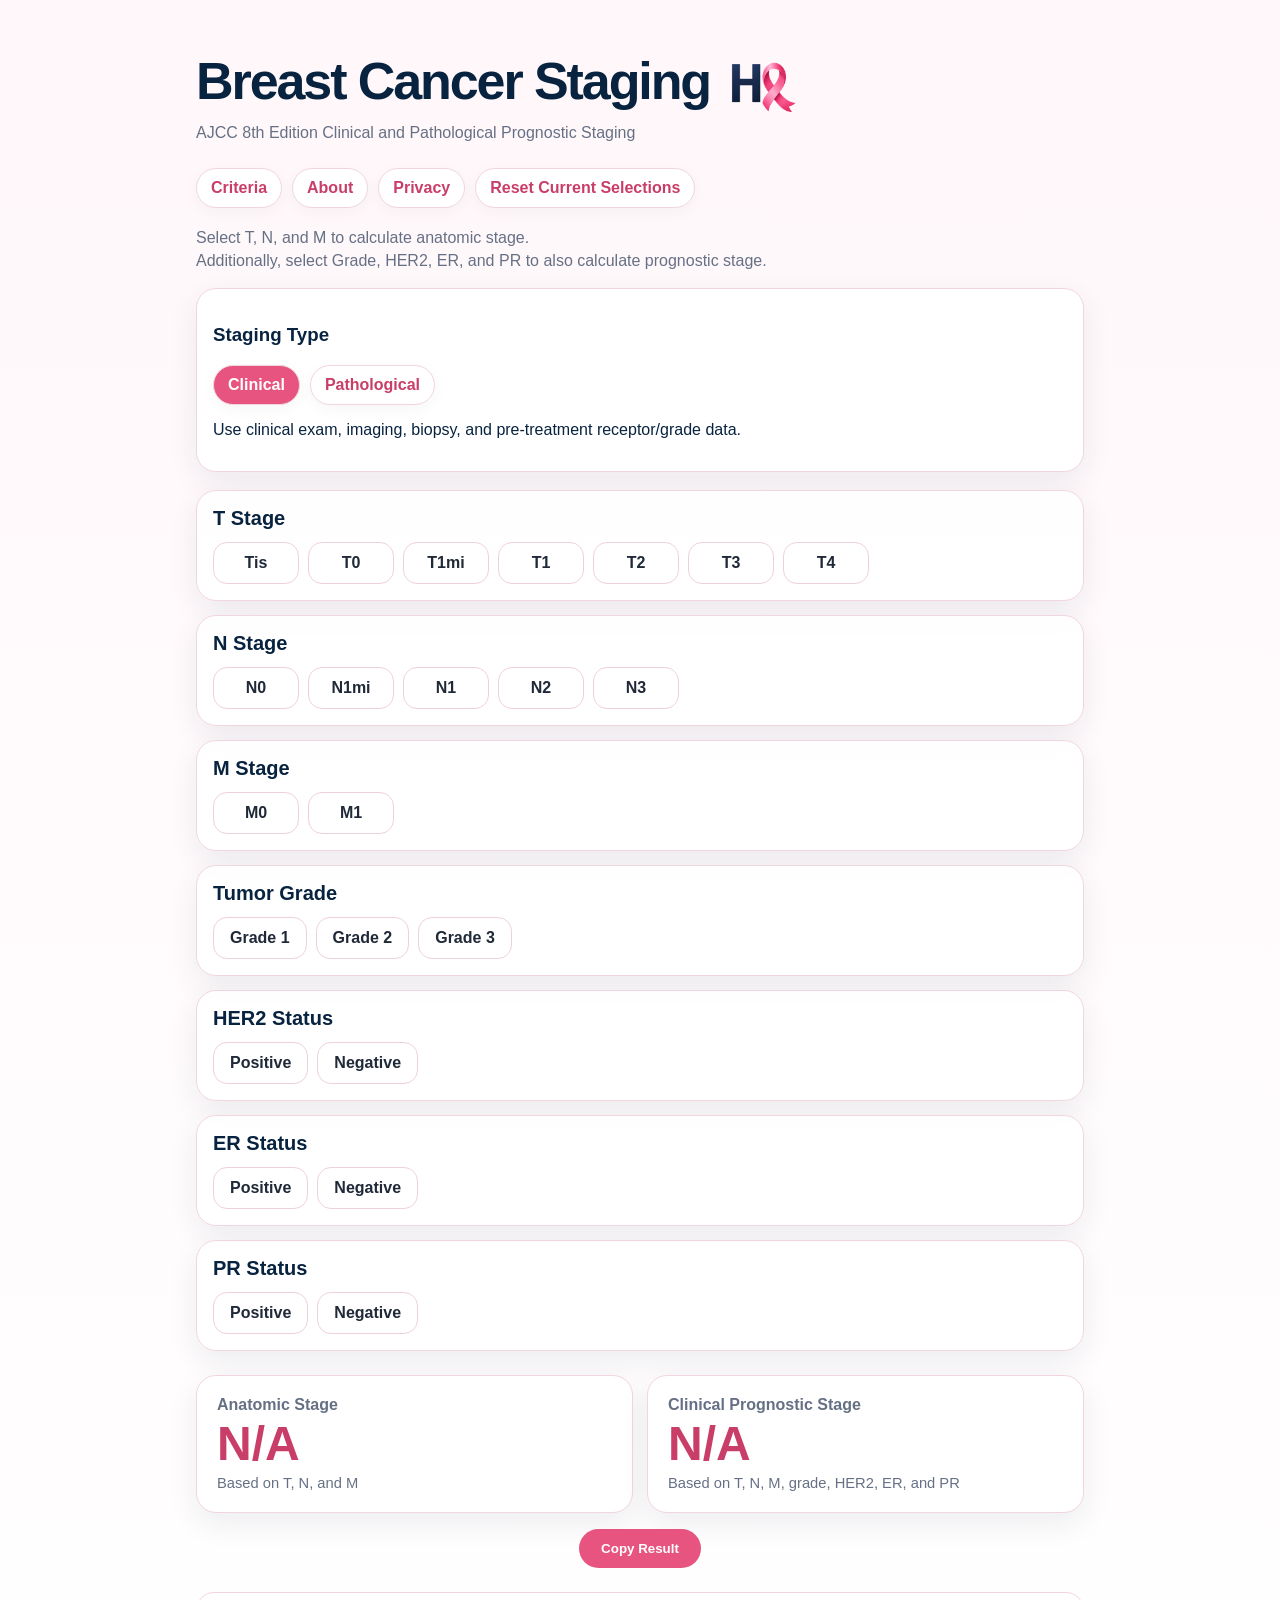
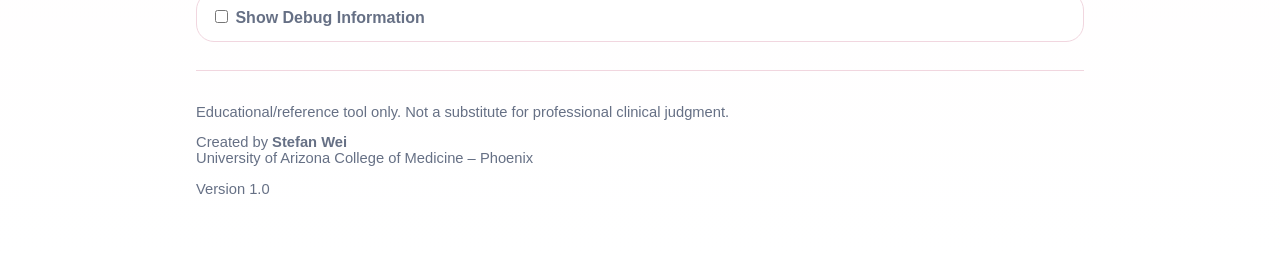
<file: index.html>
<!-- redeploy -->
<!doctype html>
<html lang="en">
<head>
  <meta charset="utf-8" />
  <meta name="viewport" content="width=device-width, initial-scale=1" />
  <title>Breast Cancer Staging HQ</title>
  <link rel="icon" type="image/png" href="hq.png">
  <link rel="stylesheet" href="styles.css" />
</head>
<body>
  <main class="app">
    <header class="hero">

  <div>
    <h1 class="title-row">
      Breast Cancer Staging

      <img
        src="hq.png"
        alt="HQ"
        class="inline-logo"
      >
    </h1>

    <p>
      AJCC 8th Edition Clinical and Pathological Prognostic Staging
    </p>
  </div>

</header>

    <nav class="top-actions">
      <a href="criteria.html">Criteria</a>
      <a href="about.html">About</a>
      <a href="privacy.html">Privacy</a>
      <button id="resetBtn" type="button">Reset Current Selections</button>
    </nav>

    <p id="helperText" class="helper">
      Select T, N, and M to calculate anatomic stage.<br>
      Additionally, select Grade, HER2, ER, and PR to also calculate prognostic stage.
    </p>

    <section class="stage-mode-card">
      <h3>Staging Type</h3>

      <div class="mode-toggle">
        <button id="clinicalMode" class="mode-btn selected">
          Clinical
        </button>

        <button id="pathologicMode" class="mode-btn">
          Pathological
        </button>
      </div>

      <p id="modeDescription">
        Use clinical exam, imaging, biopsy, and pre-treatment receptor/grade data.
      </p>
    </section>

    <section id="controls" class="controls"></section>

      <section class="results">
      <article class="result-card">
        <p>Anatomic Stage</p>
        <h2 id="anatomicResult">N/A</h2>
        <span>Based on T, N, and M</span>
      </article>

      <article class="result-card">
        <p id="prognosticTitle">
          Clinical Prognostic Stage
        </p>
        <h2 id="prognosticResult">N/A</h2>
        <span>Based on T, N, M, grade, HER2, ER, and PR</span>
      </article>
    </section>

    <div class="result-actions">
      <button id="copyBtn" class="copy-button">
        Copy Result
      </button>
    </div>

    <section class="debug">
      <label>
        <input id="debugToggle" type="checkbox" />
        Show Debug Information
      </label>
      <pre id="debugBox" hidden></pre>
    </section>

    <footer>
      <p>Educational/reference tool only. Not a substitute for professional clinical judgment.</p>
      <p>Created by <strong>Stefan Wei</strong><br>University of Arizona College of Medicine – Phoenix</p>
      <p>Version 1.0</p>
    </footer>
  </main>

  <script src="app.js"></script>
</body>
</html>
</file>
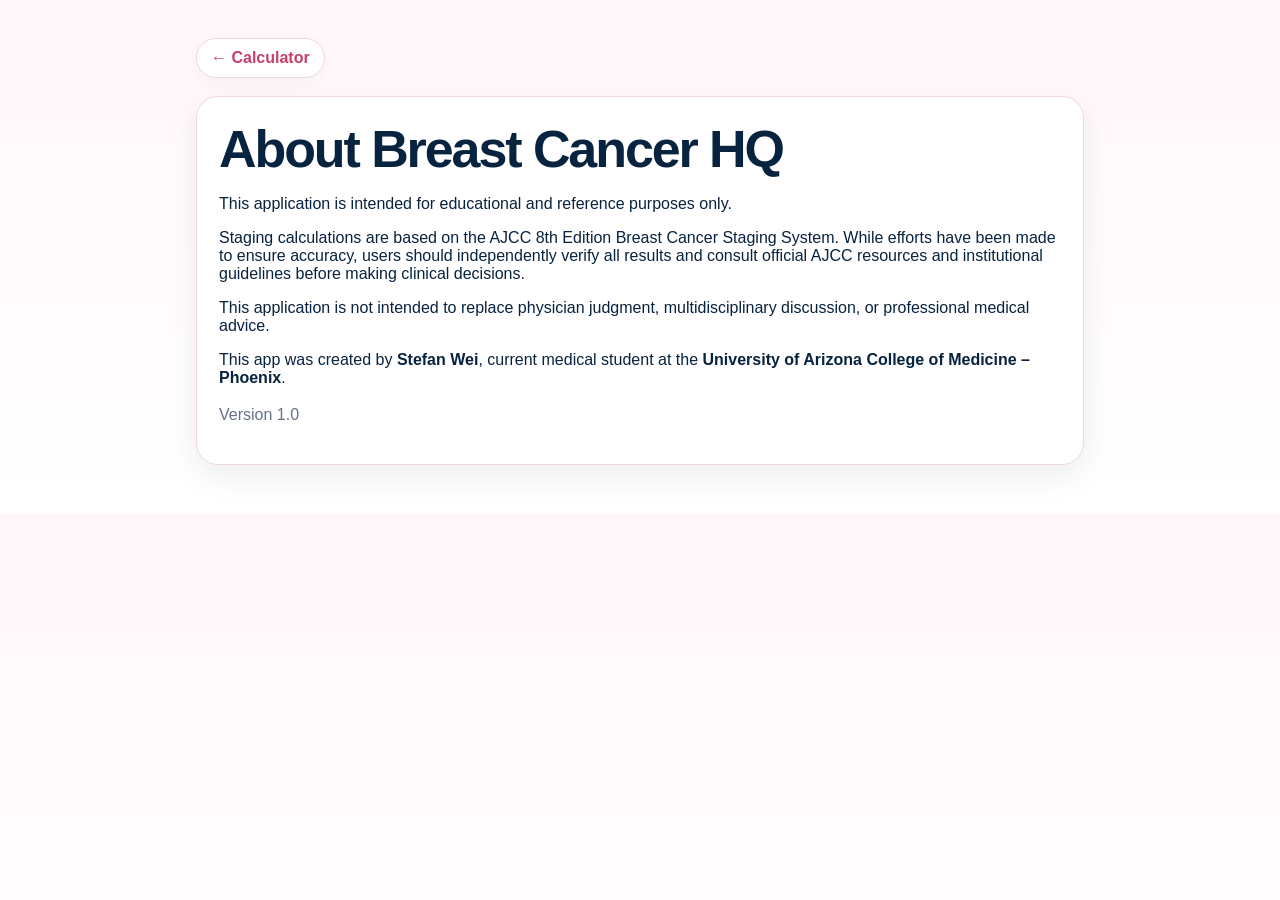
<file: about.html>
<!doctype html>
<html lang="en">
<head>
  <meta charset="utf-8" />
  <meta name="viewport" content="width=device-width, initial-scale=1" />
  <title>About - Breast Cancer HQ</title>
  <link rel="stylesheet" href="styles.css" />
</head>
<body>
  <main class="app">
    <nav class="top-actions"><a href="index.html">← Calculator</a></nav>
    <section class="content-page">
      <h1>About Breast Cancer HQ</h1>

      <p>This application is intended for educational and reference purposes only.</p>

      <p>Staging calculations are based on the AJCC 8th Edition Breast Cancer Staging System. While efforts have been made to ensure accuracy, users should independently verify all results and consult official AJCC resources and institutional guidelines before making clinical decisions.</p>

      <p>This application is not intended to replace physician judgment, multidisciplinary discussion, or professional medical advice.</p>

      <p>This app was created by <strong>Stefan Wei</strong>, current medical student at the <strong>University of Arizona College of Medicine – Phoenix</strong>.</p>

      <p class="helper">Version 1.0</p>
    </section>
  </main>
</body>
</html>
</file>
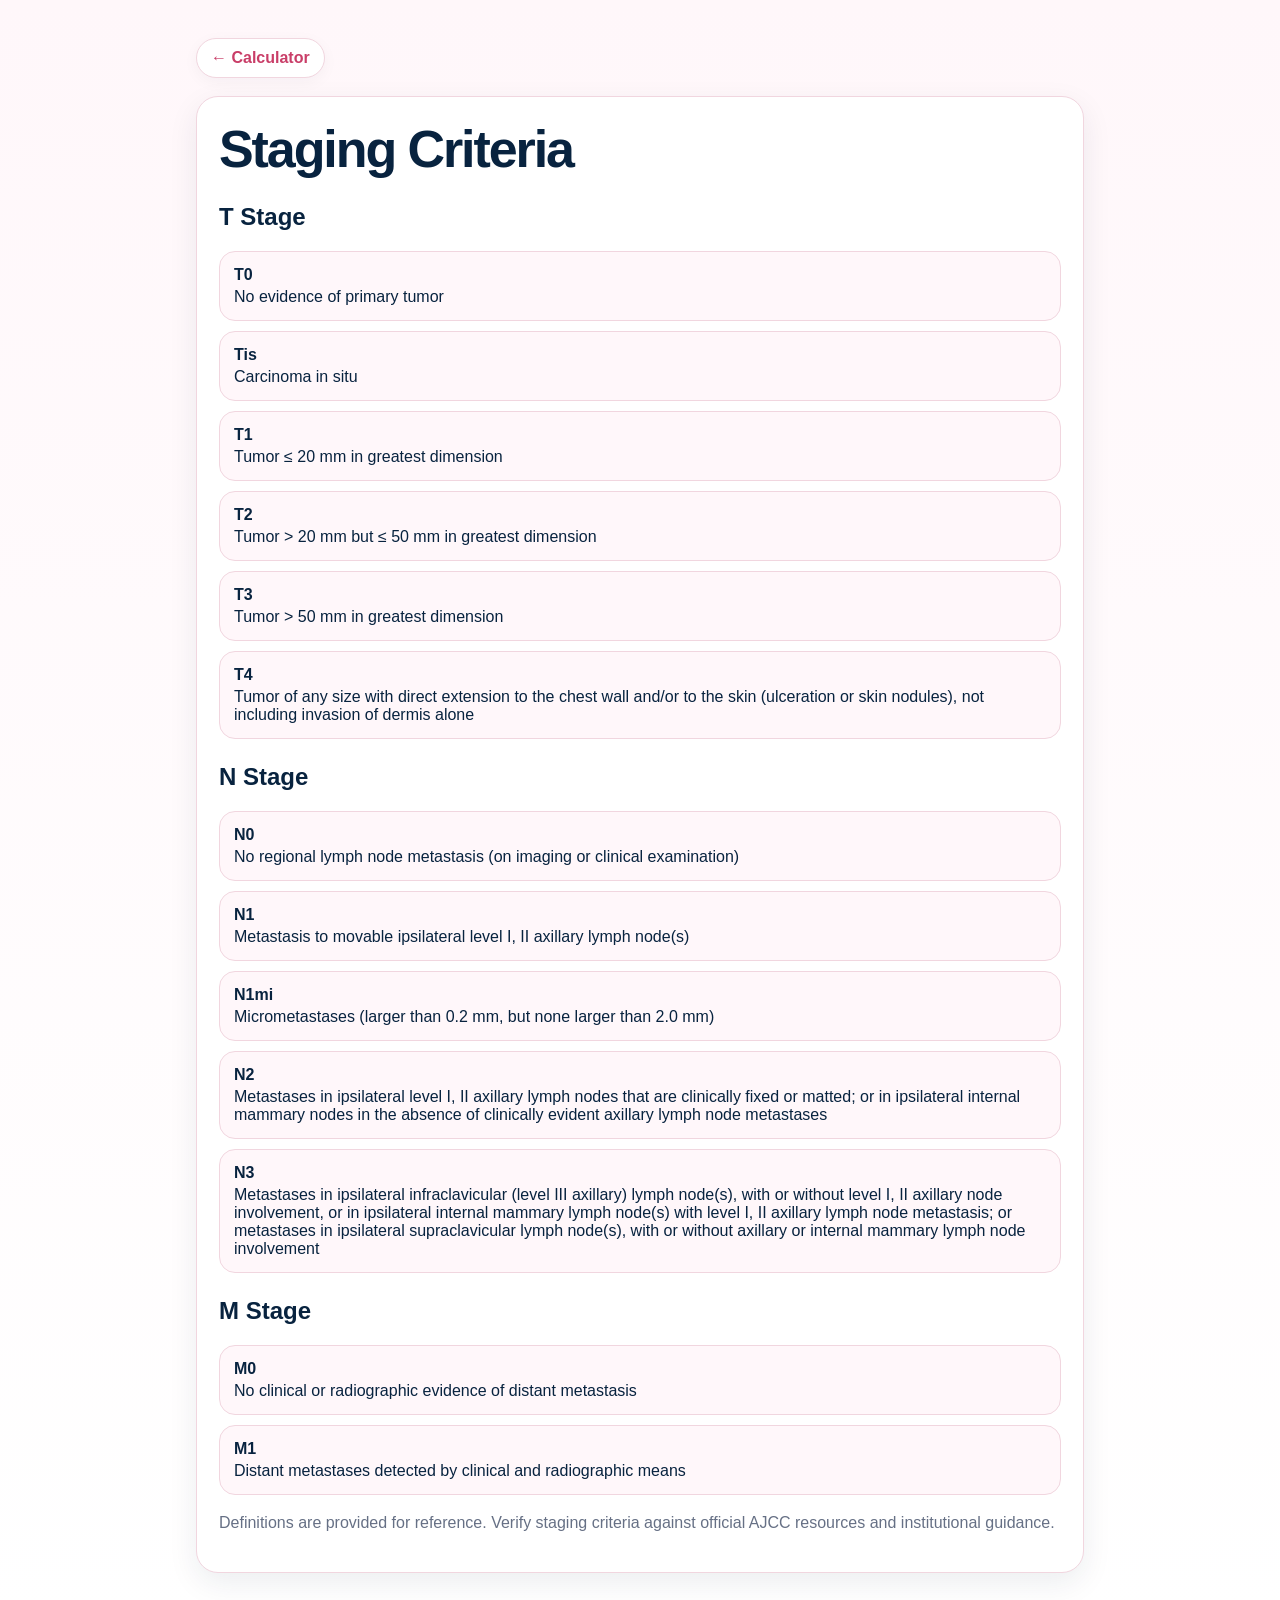
<file: criteria.html>
<!doctype html>
<html lang="en">
<head>
  <meta charset="utf-8" />
  <meta name="viewport" content="width=device-width, initial-scale=1" />
  <title>Criteria - Breast Cancer Staging HQ</title>
  <link rel="stylesheet" href="styles.css" />
</head>
<body>
  <main class="app">
    <nav class="top-actions"><a href="index.html">← Calculator</a></nav>
    <section class="content-page">
      <h1>Staging Criteria</h1>

      <h2>T Stage</h2>
      <div class="definition"><strong>T0</strong>No evidence of primary tumor</div>
      <div class="definition"><strong>Tis</strong>Carcinoma in situ</div>
      <div class="definition"><strong>T1</strong>Tumor ≤ 20 mm in greatest dimension</div>
      <div class="definition"><strong>T2</strong>Tumor &gt; 20 mm but ≤ 50 mm in greatest dimension</div>
      <div class="definition"><strong>T3</strong>Tumor &gt; 50 mm in greatest dimension</div>
      <div class="definition"><strong>T4</strong>Tumor of any size with direct extension to the chest wall and/or to the skin (ulceration or skin nodules), not including invasion of dermis alone</div>

      <h2>N Stage</h2>
      <div class="definition"><strong>N0</strong>No regional lymph node metastasis (on imaging or clinical examination)</div>
      <div class="definition"><strong>N1</strong>Metastasis to movable ipsilateral level I, II axillary lymph node(s)</div>
      <div class="definition"><strong>N1mi</strong>Micrometastases (larger than 0.2 mm, but none larger than 2.0 mm)</div>
      <div class="definition"><strong>N2</strong>Metastases in ipsilateral level I, II axillary lymph nodes that are clinically fixed or matted; or in ipsilateral internal mammary nodes in the absence of clinically evident axillary lymph node metastases</div>
      <div class="definition"><strong>N3</strong>Metastases in ipsilateral infraclavicular (level III axillary) lymph node(s), with or without level I, II axillary node involvement, or in ipsilateral internal mammary lymph node(s) with level I, II axillary lymph node metastasis; or metastases in ipsilateral supraclavicular lymph node(s), with or without axillary or internal mammary lymph node involvement</div>

      <h2>M Stage</h2>
      <div class="definition"><strong>M0</strong>No clinical or radiographic evidence of distant metastasis</div>
      <div class="definition"><strong>M1</strong>Distant metastases detected by clinical and radiographic means</div>

      <p class="helper">Definitions are provided for reference. Verify staging criteria against official AJCC resources and institutional guidance.</p>
    </section>
  </main>
</body>
</html>
</file>
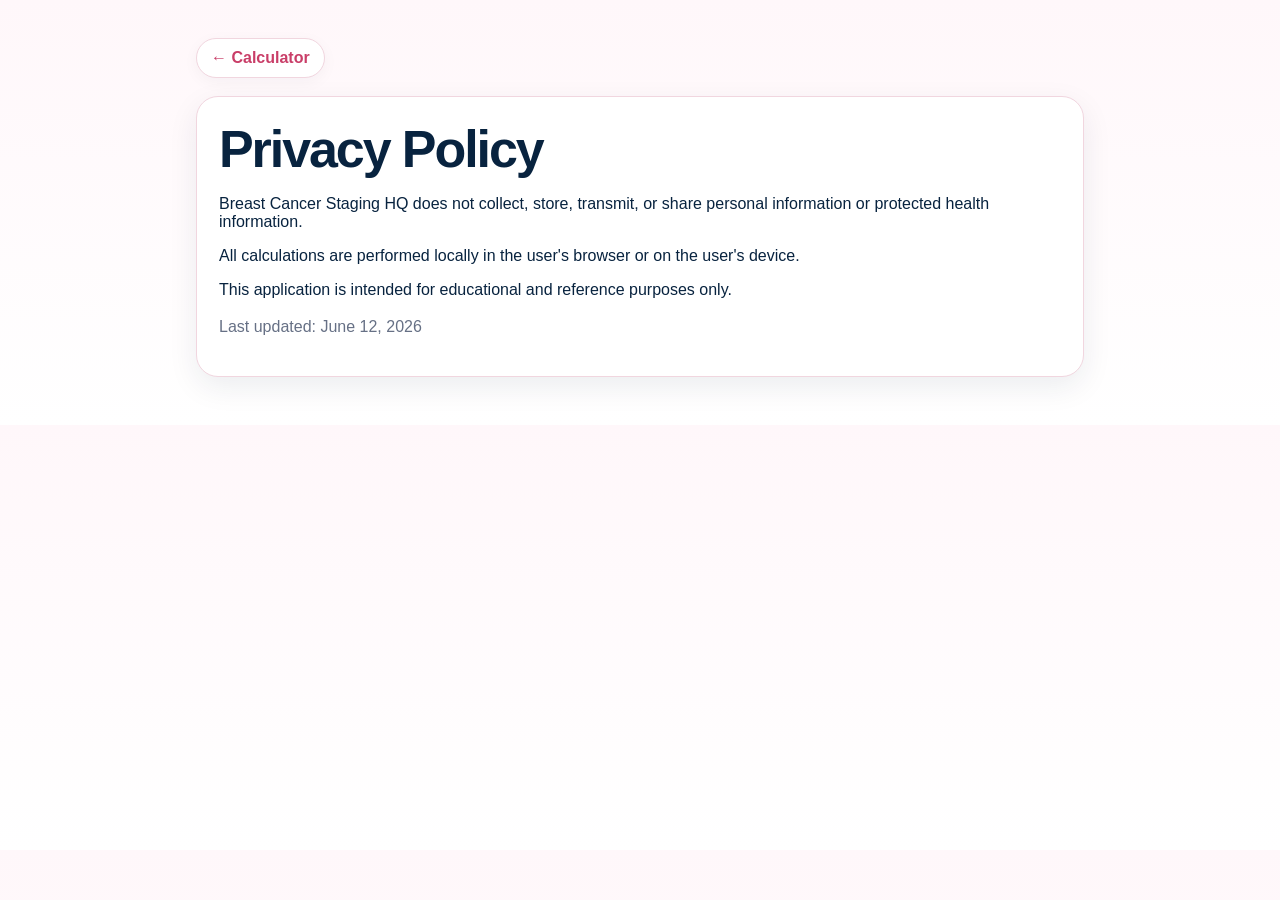
<file: privacy.html>
<!-- redeploy -->
<!doctype html>
<html lang="en">
<head>
  <meta charset="utf-8" />
  <meta name="viewport" content="width=device-width, initial-scale=1" />
  <title>Privacy Policy - Breast Cancer Staging HQ</title>
  <link rel="stylesheet" href="styles.css" />
</head>
<body>
  <main class="app">
    <nav class="top-actions"><a href="index.html">← Calculator</a></nav>
    <section class="content-page">
      <h1>Privacy Policy</h1>

      <p>Breast Cancer Staging HQ does not collect, store, transmit, or share personal information or protected health information.</p>

      <p>All calculations are performed locally in the user's browser or on the user's device.</p>

      <p>This application is intended for educational and reference purposes only.</p>

      <p class="helper">Last updated: June 12, 2026</p>
    </section>
  </main>
</body>
</html>
</file>
<file: styles.css>
* {
  box-sizing: border-box;
}

:root {
  --navy: #08233f;
  --pink: #e75480;
  --pink-dark: #c93e68;
  --bg: #fff7fa;
  --card: #ffffff;
  --muted: #667085;
  --border: #f1d6df;
  --shadow: 0 10px 30px rgba(8, 35, 63, 0.08);
}

.title-row {
  display: flex;
  align-items: center;
  gap: 12px;
}

.inline-logo {
  height: 1.5em;
  width: auto;
  object-fit: contain;
  transform: translateY(0.08em);
}

body {
  margin: 0;
  font-family: -apple-system, BlinkMacSystemFont, "Segoe UI", Roboto, Helvetica, Arial, sans-serif;
  background: linear-gradient(180deg, #fff7fa 0%, #ffffff 100%);
  color: var(--navy);
}

.app {
  max-width: 920px;
  margin: 0 auto;
  padding: 24px 16px 48px;
}

.hero {
  display: flex;
  align-items: center;
  gap: 16px;
  padding: 18px 0 12px;
}

h1 {
  margin: 0;
  font-size: clamp(2rem, 5vw, 3.25rem);
  letter-spacing: -0.04em;
}

.hero p {
  margin: 4px 0 0;
  color: var(--muted);
  font-size: 1rem;
}

.top-actions {
  display: flex;
  gap: 10px;
  flex-wrap: wrap;
  margin: 14px 0 18px;
}

.top-actions a,
.top-actions button {
  border: 1px solid var(--border);
  background: var(--card);
  color: var(--pink-dark);
  border-radius: 999px;
  padding: 10px 14px;
  font-weight: 700;
  font-size: 1rem;
  text-decoration: none;
  cursor: pointer;
  box-shadow: 0 4px 16px rgba(8, 35, 63, 0.04);
}

.results {
  display: grid;
  grid-template-columns: repeat(2, minmax(0, 1fr));
  gap: 14px;
  margin-top: 24px;
  margin-bottom: 12px;
}

.result-card {
  background: var(--card);
  border: 1px solid var(--border);
  border-radius: 20px;
  padding: 20px;
  box-shadow: var(--shadow);
}

.result-card p {
  margin: 0;
  color: var(--muted);
  font-weight: 700;
}

.result-card h2 {
  margin: 6px 0;
  font-size: 3rem;
  color: var(--pink-dark);
  line-height: 1;
}

.result-card span {
  color: var(--muted);
  font-size: 0.92rem;
}

.helper {
  color: var(--muted);
  line-height: 1.45;
}

.controls {
  display: grid;
  gap: 14px;
}

.section-card {
  background: rgba(255,255,255,0.92);
  border: 1px solid var(--border);
  border-radius: 20px;
  padding: 16px;
  box-shadow: var(--shadow);
}

.section-card h3 {
  margin: 0 0 12px;
  font-size: 1.25rem;
}

.button-row {
  display: flex;
  flex-wrap: wrap;
  gap: 9px;
}

.choice {
  border: 1px solid #efd1db;
  background: #fff;
  color: #1f2937;
  border-radius: 14px;
  padding: 11px 16px;
  font-size: 1rem;
  font-weight: 700;
  cursor: pointer;
  min-width: 86px;
}

.choice.selected {
  background: linear-gradient(135deg, var(--pink), #f0799f);
  border-color: var(--pink);
  color: white;
}

.debug {
  margin-top: 18px;
  background: var(--card);
  border: 1px solid var(--border);
  border-radius: 18px;
  padding: 14px;
}

.debug label {
  font-weight: 700;
  color: var(--muted);
}

pre {
  white-space: pre-wrap;
  background: #0b1220;
  color: #e5e7eb;
  border-radius: 14px;
  padding: 14px;
  overflow: auto;
}

footer {
  border-top: 1px solid var(--border);
  margin-top: 28px;
  padding-top: 18px;
  color: var(--muted);
  font-size: 0.92rem;
}

.content-page {
  background: var(--card);
  border: 1px solid var(--border);
  border-radius: 22px;
  padding: 22px;
  box-shadow: var(--shadow);
}

.content-page h2 {
  margin-top: 24px;
}

.definition {
  padding: 14px;
  border-radius: 16px;
  background: #fff7fa;
  border: 1px solid var(--border);
  margin: 10px 0;
}

.definition strong {
  display: block;
  margin-bottom: 4px;
}

@media (max-width: 700px) {
  .results {
    grid-template-columns: 1fr;
  }

  .hero {
    align-items: flex-start;
  }

  .result-card h2 {
    font-size: 2.6rem;
  }
}

.result-actions {
  display: flex;
  justify-content: center;
  margin-top: 16px;
  margin-bottom: 24px;
}

.copy-button {
  border: none;
  background: var(--pink);
  color: white;
  font-weight: 700;
  border-radius: 999px;
  padding: 12px 22px;
  cursor: pointer;
}

.copy-button:hover {
  background: var(--pink-dark);
}

.stage-mode-card {
  background: white;
  border: 1px solid var(--border);
  border-radius: 20px;
  padding: 16px;
  margin-bottom: 18px;
  box-shadow: var(--shadow);
}

.mode-toggle {
  display: flex;
  gap: 10px;
  margin-top: 10px;
}

.mode-btn {
  border: 1px solid var(--border);
  background: var(--card);
  color: var(--pink-dark);
  border-radius: 999px;
  padding: 10px 14px;
  font-weight: 700;
  font-size: 1rem;
  cursor: pointer;
  box-shadow: 0 4px 16px rgba(8, 35, 63, 0.04);
}

.mode-btn.selected {
  background: var(--pink);
  color: white;
}
</file>
